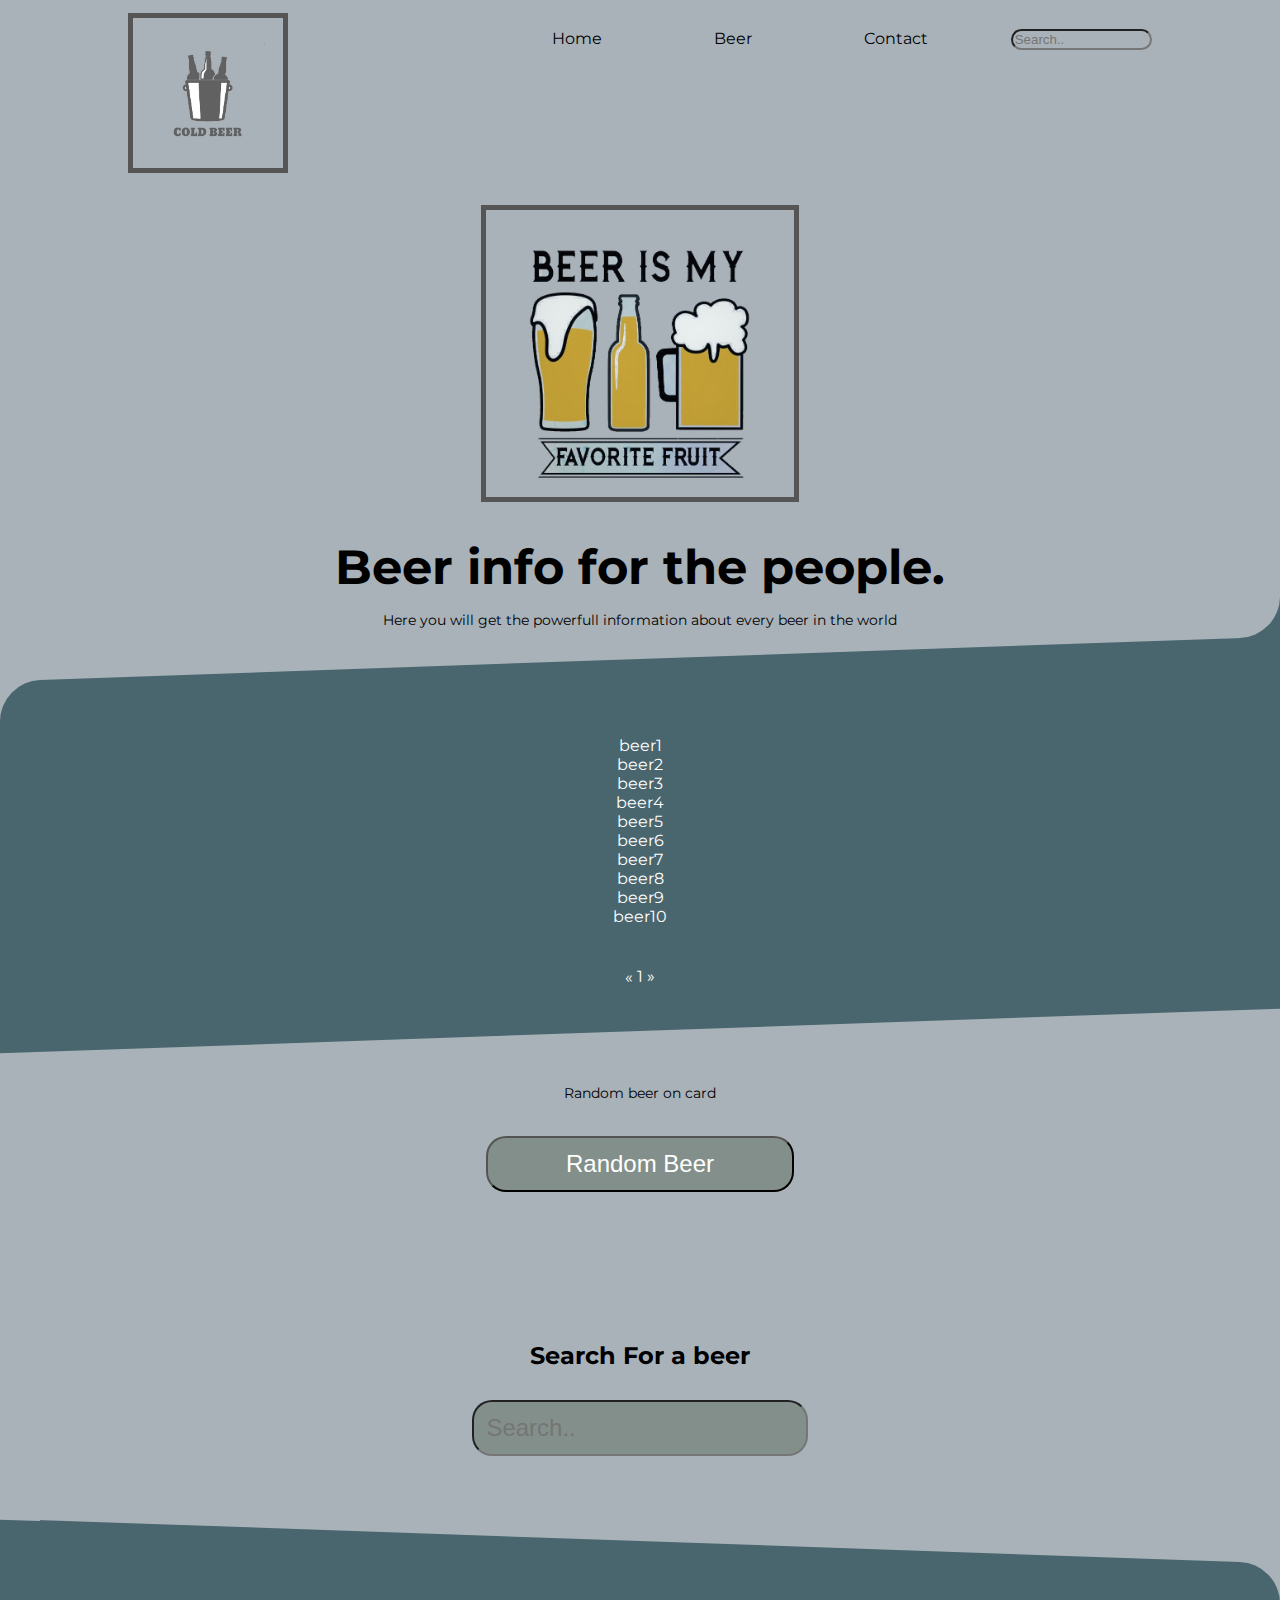
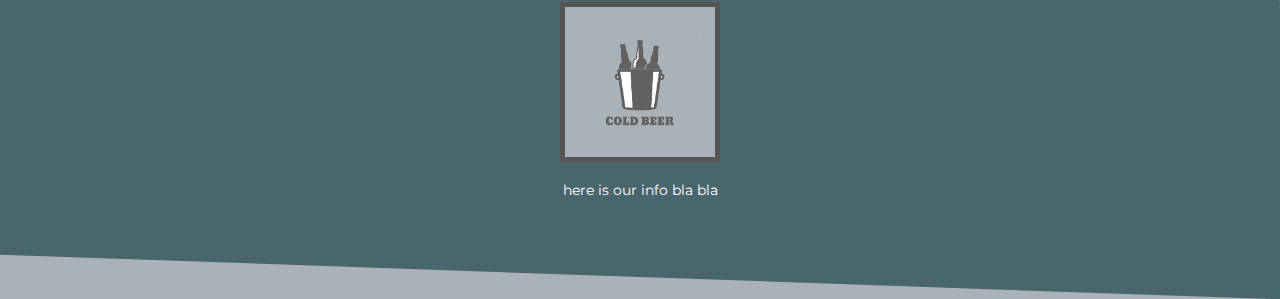
<file: beer/index.html>
<!DOCTYPE html>
<html lang="en">

<head>
    <meta charset="UTF-8">
    <meta name="viewport" content="width=device-width, initial-scale=1.0">
    <script src="script.js" defer></script>
    <link rel="stylesheet" href="style.css">
    <script src="script.js" defer></script>
    <title>Wiki Beer</title>
</head>

<body>
    <div class="container">
        <header>
            <img src="logo.jpg" alt="logo" class="logo">
            <nav>
                <a href="#" class="hide-desktop">
                    <img src="ham.svg" alt="toggle menu" class="menu" id="menu">
                </a>

                <ul class="show-desktop hide-mobile" id="nav">
                    <li id="exit" class="exit-btn hide-desktop">
                        <img src="exit.svg" alt="exit menu">
                    </li>
                    <li><a href="index.html" class="link1">Home</a></li>
                    <li><a href="beer.html">Beer</a></li>
                    <li><a href="#">Contact</a></li>

                    <input type="text" name="search" placeholder="Search.." class="search1" results="0">
                    </li>
                </ul>
            </nav>
        </header>
        <section>
            <img src="beer.jpg" alt="header" class="headerimg">
            <h1>Beer info for the people.</h1>
            <p class="welcome-txt">Here you will get the powerfull information about every beer in the world</p>
        </section>
    </div>
    <div class="blue-container">
        <div class="container">
            <ul>
                <li>beer1</li>

                <li>beer2</li>

                <li>beer3</li>

                <li>beer4</li>

                <li>beer5</li>

                <li>beer6</li>

                <li>beer7</li>

                <li>beer8</li>

                <li>beer9</li>

                <li>beer10</li>

            </ul>
            <div class="pagination">
                <a id="previousBtn">&laquo;</a>
                <a id="padination_text">1</a>
                <a id="nextBtn">&raquo;</a>
            </div>
        </div>
    </div>
    <div class="gray-container">
        <div class="container">

            <p>Random beer on card</p>
            <button class="sbtn">Random Beer</button>

        </div>
    </div>
    <div class="container">
        <h2>Search For a beer</h2>
        <input type="text" name="search" placeholder="Search.." class="search">

    </div>
    <footer>
        <div class="footer">
            <div class="container">
                <a href="#">
                    <img src="logo.jpg" alt="logo" class="logo">
                </a>
                <p>here is our info bla bla</p>
            </div>
        </div>
    </footer>
</body>

</html>
</file>
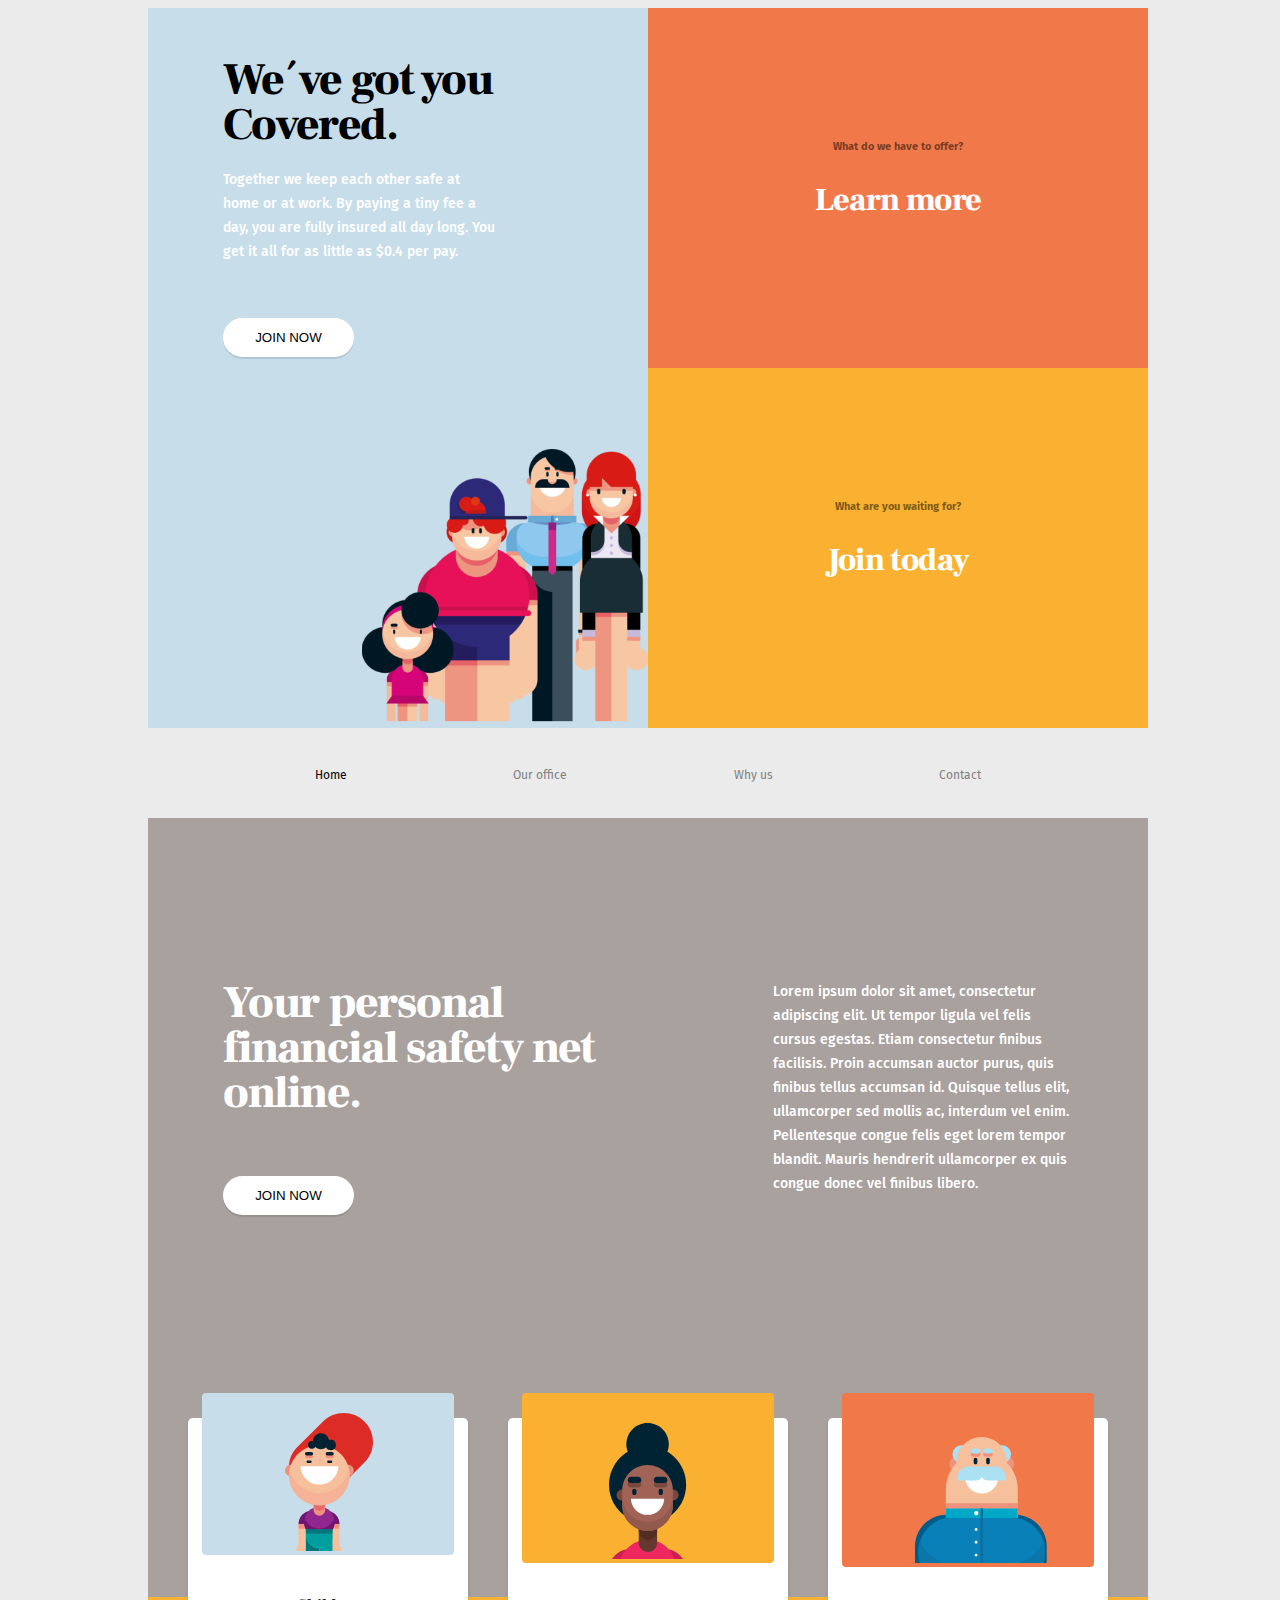
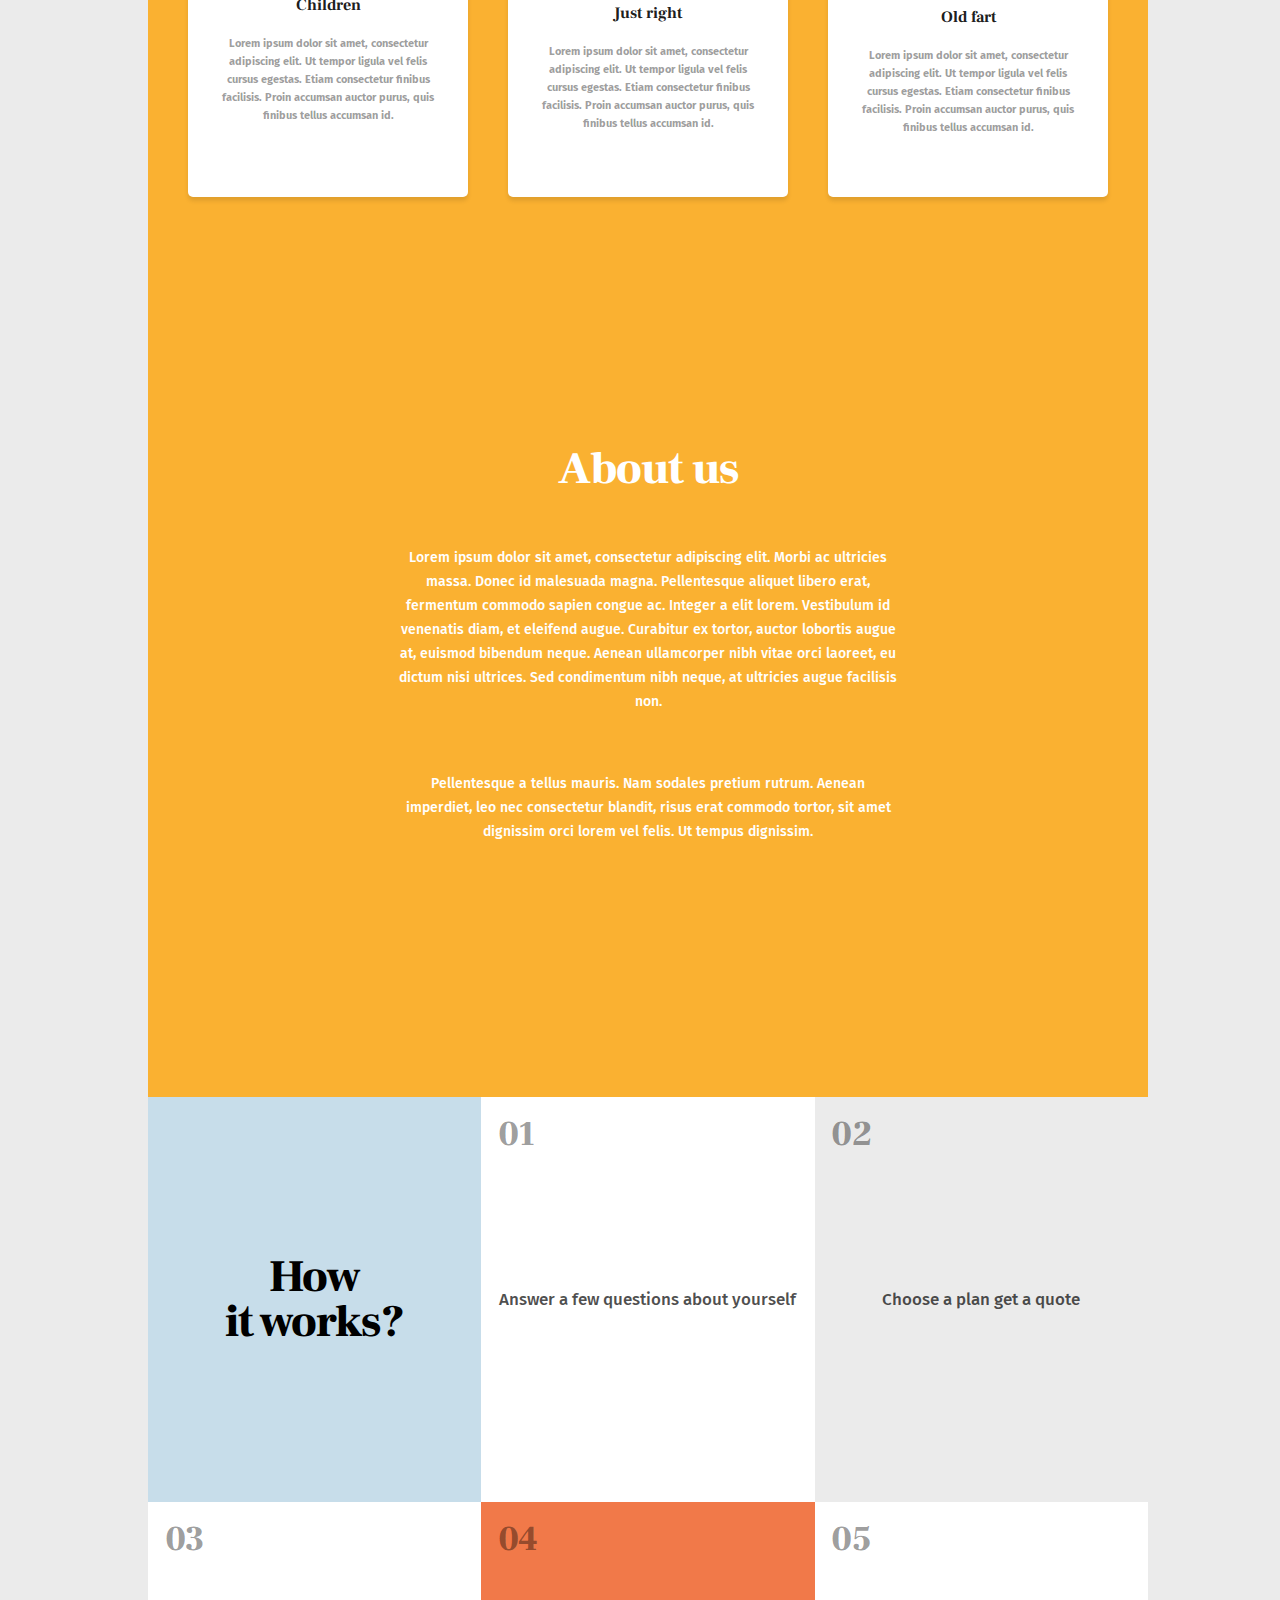
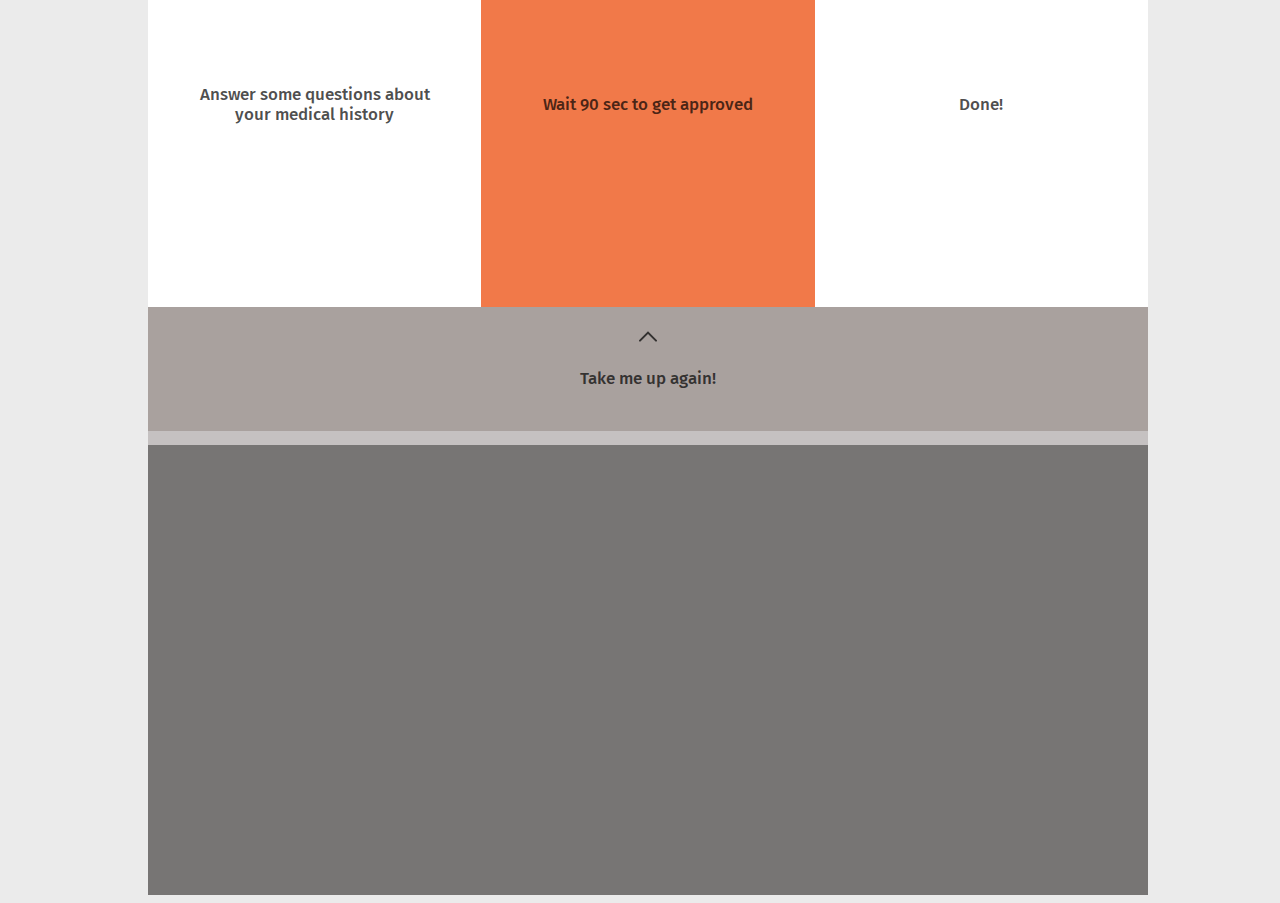
<file: project hemsida/index.html>
<!DOCTYPE html>
<html lang="en">
<head>
    <meta charset="UTF-8">
    <meta name="viewport" content="width=device-width, initial-scale=1.0">
    <title>Insurance Grid</title>
    <link href="https://fonts.googleapis.com/css2?family=Fira+Sans:wght@500;700&display=swap" rel="stylesheet">
    <link href="https://fonts.googleapis.com/css2?family=Frank+Ruhl+Libre:wght@900&display=swap" rel="stylesheet">
    <link rel="stylesheet" href="style.css">

</head>
<body>
    <div class="wrapper">
    <div class="header" id="start">
        <div class="main">
            <div>
                    <div class="main-content">
                    <h1>We´ve got you Covered.</h1>
                    <p>Together we keep each other safe at home or at work. By paying a tiny fee a day, you are fully insured  all day long. You get it all for as little as <span>$0.4 per pay.</span></p>
                    <button class="btn"><a href="#">JOIN NOW</a></button>
                    </div>
            </div>
        </div>
        <div class="aside">
            <div class="aside-content">
                <p>What do we have to offer?</p>
                <h2>Learn more</h2>
            </div>
        </div>
        <div class="side">
            <div class="side-content">
                <p>What are you waiting for?</p>
                <h2>Join today</h2>
            </div>
        </div>
    </div>
    <nav>
        <li><a href="#" class="active">Home</a> </li>
        <li><a href="#">Our office</a> </li>
        <li><a href="#">Why us</a> </li>
        <li><a href="contact.html">Contact</a> </li>
    </nav>
    <section class="cta">
        <div class="cta-heading">
            <h1>Your personal financial safety net online.</h1>
            <button class="btn"><a href="#">JOIN NOW</a></button>
        </div>
        <div class="cta-txt">
            <p>Lorem ipsum dolor sit amet, consectetur adipiscing elit. Ut tempor ligula vel felis cursus egestas. Etiam consectetur finibus facilisis. Proin accumsan auctor purus, quis finibus tellus accumsan id. Quisque tellus elit, ullamcorper sed mollis ac, interdum vel enim. Pellentesque congue felis eget lorem tempor blandit. Mauris hendrerit ullamcorper ex quis congue donec vel finibus libero. </p>
        </div>
    </section>
    <div class="cards">
        <div class="card">
            <div class="rectangle blue">
            <img src="img/children.svg" alt="children">
            </div>
            <h3 class="title">Children</h3>
            <p class="cards-description">Lorem ipsum dolor sit amet, consectetur adipiscing elit. Ut tempor ligula vel felis cursus egestas. Etiam consectetur finibus facilisis. Proin accumsan auctor purus, quis finibus tellus accumsan id.</p>
        </div>
        <div class="card">
            <div class="rectangle orange">
                <img src="img/young.svg" alt="young">
            </div>
            <h3 class="title">Just right</h3>
            <p class="cards-description">Lorem ipsum dolor sit amet, consectetur adipiscing elit. Ut tempor ligula vel felis cursus egestas. Etiam consectetur finibus facilisis. Proin accumsan auctor purus, quis finibus tellus accumsan id.</p>
        </div>
        <div class="card">
            <div class="rectangle somered">
                <img src="img/old.svg" alt="old">
            </div>
            <h3 class="title">Old fart</h3>
            <p class="cards-description">Lorem ipsum dolor sit amet, consectetur adipiscing elit. Ut tempor ligula vel felis cursus egestas. Etiam consectetur finibus facilisis. Proin accumsan auctor purus, quis finibus tellus accumsan id.</p>
        </div>
    </div>
    <div class="about-us">
        <h1>About us</h1>
        <p>Lorem ipsum dolor sit amet, consectetur adipiscing elit. Morbi ac ultricies massa. Donec id malesuada magna. Pellentesque aliquet libero erat, fermentum commodo sapien congue ac. Integer a elit lorem. Vestibulum id venenatis diam, et eleifend augue. Curabitur ex tortor, auctor lobortis augue at, euismod bibendum neque. Aenean ullamcorper nibh vitae orci laoreet, eu dictum nisi ultrices. Sed condimentum nibh neque, at ultricies augue facilisis non.</p>
        <p> Pellentesque a tellus mauris. Nam sodales pretium rutrum. Aenean imperdiet, leo nec consectetur blandit, risus erat commodo tortor, sit amet dignissim orci lorem vel felis. Ut tempus dignissim.</p>
    </div>

    <div class="works">
        <div class="box blue">
            <h1>How <br> it works?</h1>
        </div>
        <div class="box white">
            <span>01</span>
            <h4>Answer a few questions about yourself</h4>
        </div>
        <div class="box grey">
            <span>02</span>
            <h4>Choose a plan get a quote</h4>
        </div>
        <div class="box white">
            <span>03</span>
            <h4>Answer some questions about <br> your medical history</h4>
        </div>
        <div class="box orange">
            <span>04</span>
            <h4>Wait 90 sec to get approved</h4>
        </div>
        <div class="box white">
            <span>05</span>
            <h4>Done!</h4>
        </div>
    </div>
    
    <div class="backtotop">
        <a href="#start">
        <img src="img/Vector.svg" alt="back-top">
        </a>
        <h4>Take me up again!</h4>
    </div>

    <div class="footer">
        <p></p>
    </div>
</div>
</body>
</html>
</file>
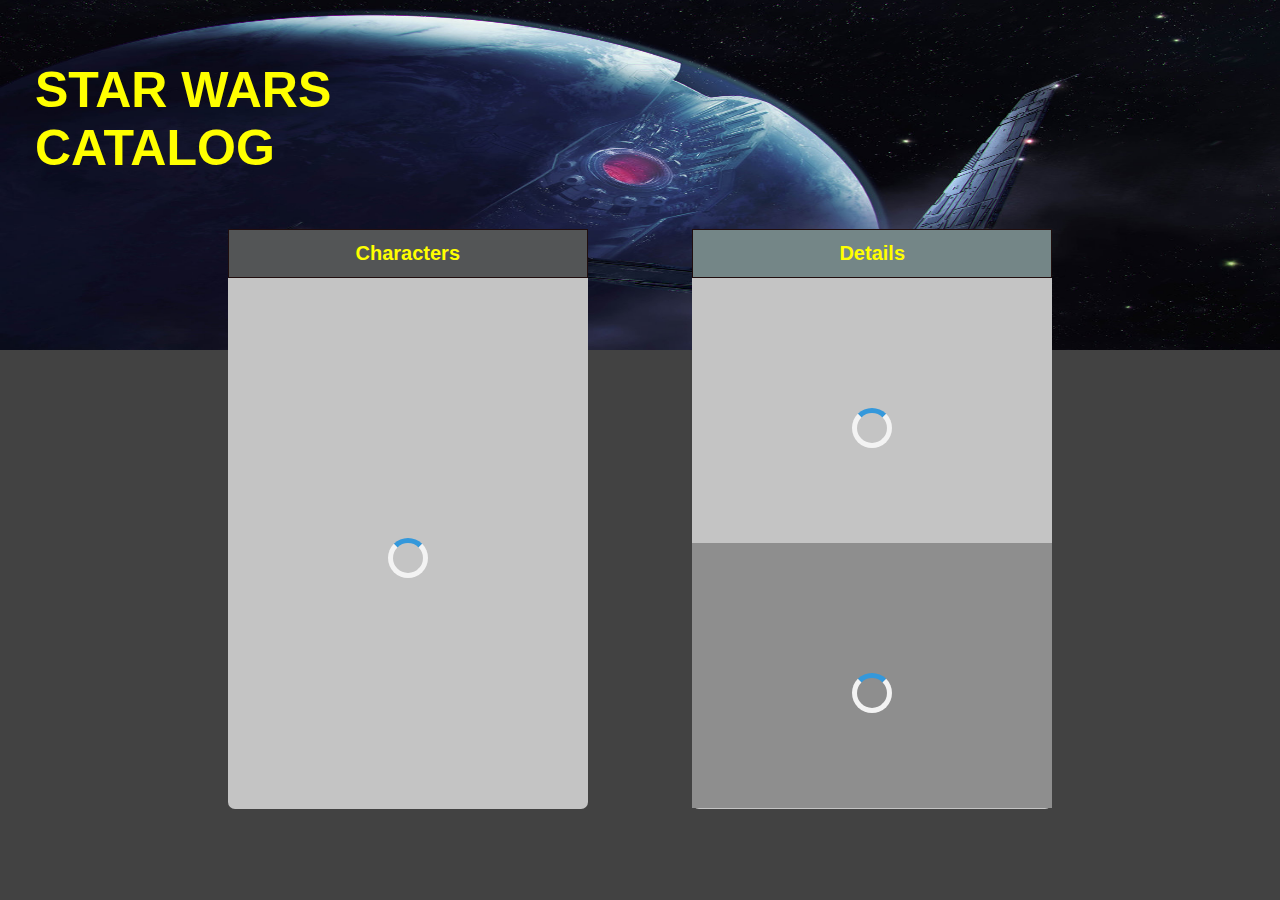
<file: starwars/index.html>
<!DOCTYPE html>
<html lang="en">
<head>
<meta charset="utf-8">
<meta name="viewport" content="width=device-width, initial-scale=1, maximum-scale=1, user-scalable=no">
<link rel="stylesheet" href="stylesheet.css">
<script src="script.js" defer></script> 
</head>

<body class="home_image_one">
  <h1 style="color: yellow; padding: 27px; font-size: 50px;">
	STAR WARS <br> CATALOG
  </h1>
  <div id="wrapper">
	<div id="child">
	<div id="one" class="box">
		<div class="listGroup">
        <a style="font-weight: 600; font-size: 20px; text-align: center;background-color: #535556; color: yellow;"  
		class="list-Group-Item list-Group-Item-action active">
          Characters
        </a>
		<div id= "charactersDiv" style="display: none;">
			<table id= "tableData" class="tableContent">
				<tbody id = "table_data">
									
				</tbody>
			</table>
			<div class="pagination">
			  <a id = "previousBtn">&laquo;</a>
			  <a id = "padination_text">1</a>
			  <a id = "nextBtn" >&raquo;</a>
			</div>
		</div>
		<div id= "loader" class="loader"></div>
		</div>
	</div>
	<div id="two" class="box">
		<div class="listGroup">
        <a style="font-weight: 600; font-size: 20px; text-align: center;background-color: #748687; color: yellow;"  class="list-Group-Item list-Group-Item-action active">
          Details
        </a>
			
			<div style = "height: 265px;">
				<div id="DetailsDiv" style="display: none;">
					<h2 id ="character_name">Name</h2>
					<p id ="details">Name</p>
				</div>
				<div id= "loader1" style=" margin-top: 130px;" class="loader"></div>
			</div>
			<div style = "height: 265px; background-color: #8e8e8e;">
				<div id="PlanetDiv" style="display: none;">
					<h2 id = "planet_name">Name</h2>
					<p id = "planet_details">Name</p>
				</div>
				<div id= "loader2" style=" margin-top: 130px;" class="loader"></div>
			</div>
			
		</div>
	</div>
	</div>
  </div>
</body>
<body>
</html>
</file>
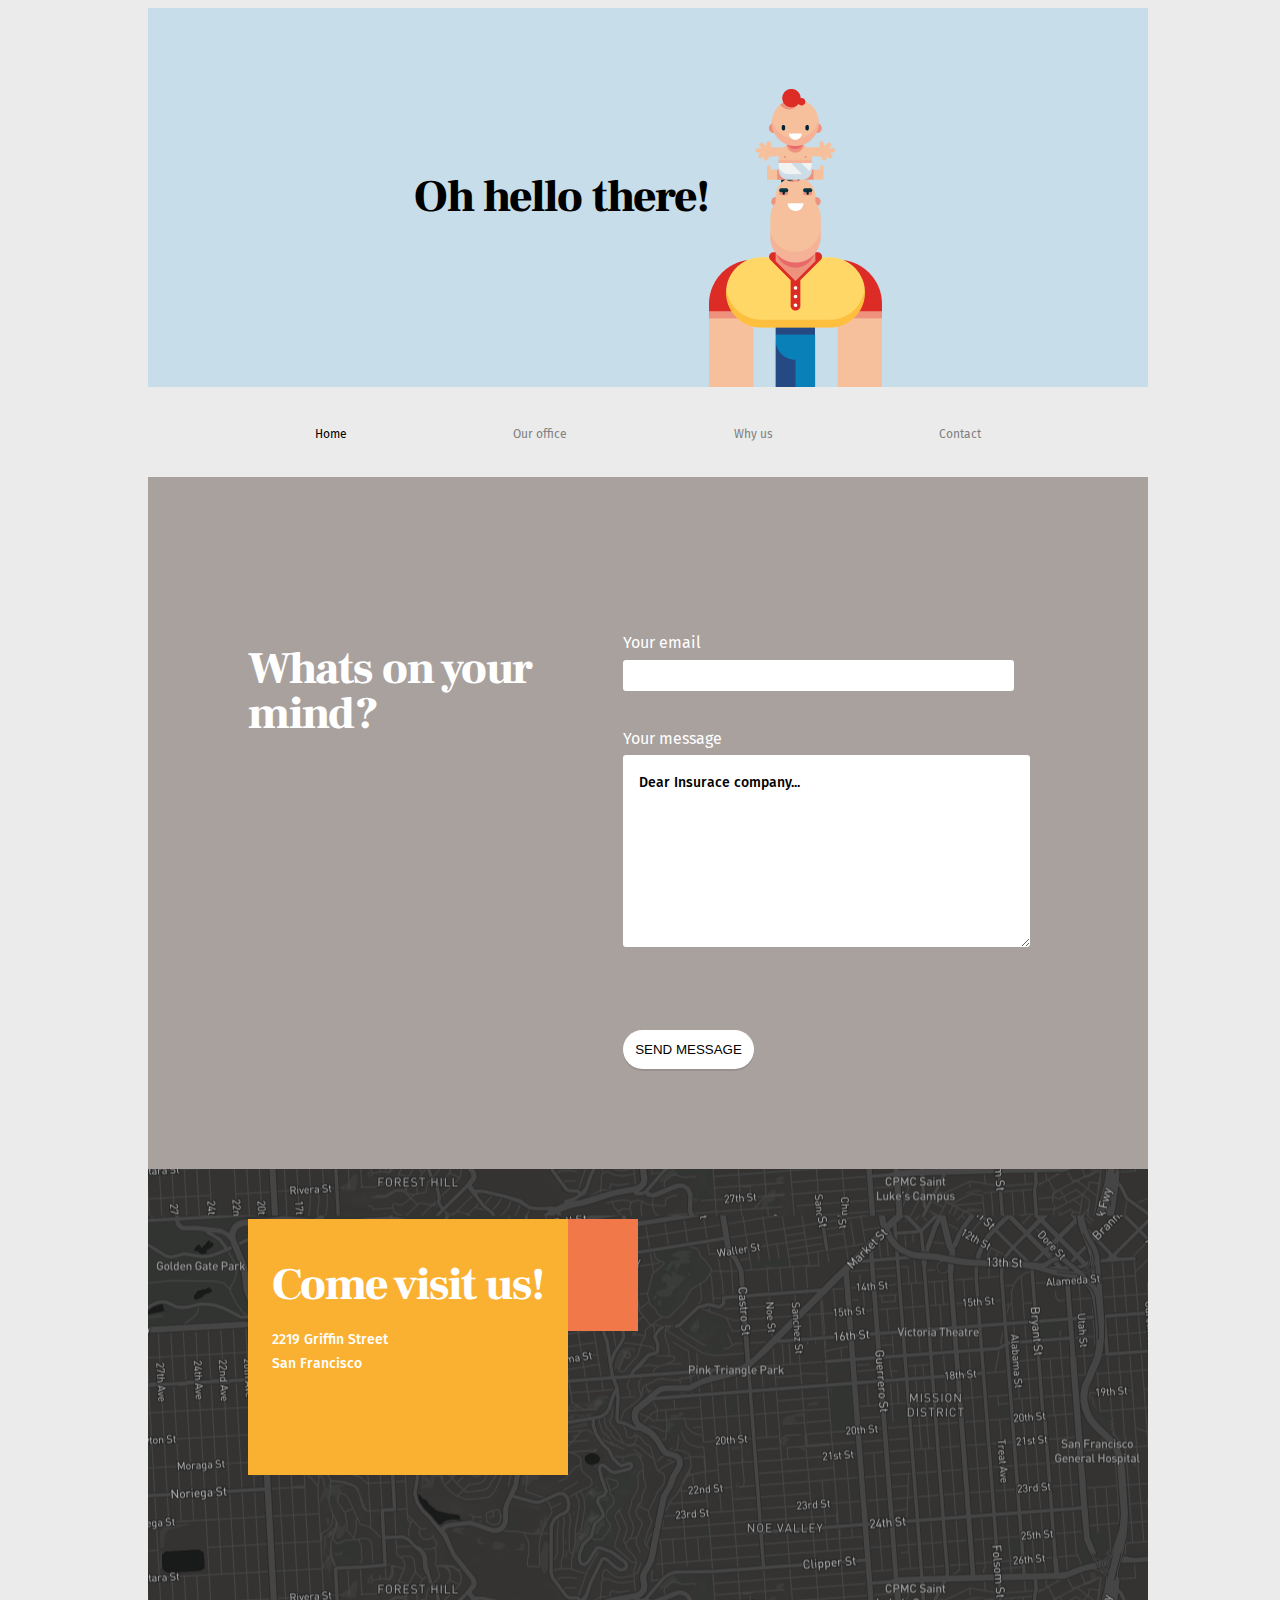
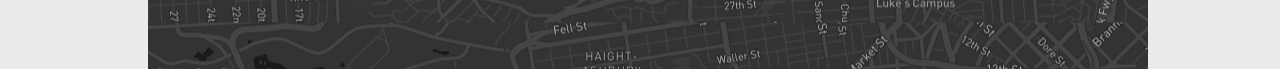
<file: project hemsida/contact.html>
<!DOCTYPE html>
<html lang="en">

<head>
    <meta charset="UTF-8">
    <meta name="viewport" content="width=device-width, initial-scale=1.0">
    <title>Insurance Grid</title>
    <link href="https://fonts.googleapis.com/css2?family=Fira+Sans:wght@500;700&display=swap" rel="stylesheet">
    <link href="https://fonts.googleapis.com/css2?family=Frank+Ruhl+Libre:wght@900&display=swap" rel="stylesheet">
    <link rel="stylesheet" href="style.css">

</head>

<body>
    <div class="wrapper">
        <div class="header-contact" id="start">
            <div class="contact-main">
                <h1>Oh hello there!</h1>
                <img class="contact-img" src="img/Frame.png" alt="happy toddler family">
            </div>
        </div>
        <nav>
            <li><a href="index.html" class="active">Home</a> </li>
            <li><a href="#">Our office</a> </li>
            <li><a href="#">Why us</a> </li>
            <li><a href="#">Contact</a> </li>
        </nav>
        <section class="contact">
            <div class="cont-left">
                <h1 class="contacth1">Whats on your mind?</h1>
            </div>
            <div class="cont-form">
                <form>
                    <label for="Email">Your email</label><br>
                    <input class="email" type="text"><br><br>
                    <label for="message">Your message</label><br>
                    <textarea class="textarea">Dear Insurace company...</textarea><br><br>
                    <input type="submit" class="btn sub-btn" value="SEND MESSAGE">
                </form>
            </div>

        </section>


        <div class="footer">
            <div class="map">
                <div class="visit-us">
                    <h1> Come visit us!</h1>
                    <p>2219 Griffin Street<br>San Francisco</p>

                </div>

                <svg class="marker" width="70" height="112" viewBox="0 0 70 112" fill="none" xmlns="http://www.w3.org/2000/svg">
                    <path d="M35 0C15.6715 0 0 15.668 0 35C0 40.4141 1.23047 45.5479 3.42825 50.1211C3.55119 50.381 35 112 35 112L66.1924 50.8867C68.626 46.1221 70 40.7216 70 35C70 15.668 54.332 0 35 0ZM35 56C23.4028 56 14 46.5938 14 35C14 23.4062 23.4028 14 35 14C46.5938 14 56 23.4062 56 35C56 46.5938 46.5938 56 35 56Z" fill="#F17949"/>
                </svg>

            </div>
        </div>
    </div>
</body>

</html>
</file>
<file: beer/style.css>
@import url('https://fonts.googleapis.com/css?family=Montserrat:400,600');
body {
    margin: 0;
    background: #A9B2B9;
    font-family: 'Montserrat', 'sans-seriaf';
}

p {
    font-size: .9em;
    line-height: 1.5em;
}

ul {
    text-align: center;
    list-style-type: none;
    margin: 0;
    padding: 0;
}

.container {
    text-align: center;
    padding: .8em 1.2em;
}

.logo {
    width: 150px;
    height: 150px;
}

header {
    display: flex;
    justify-content: space-between;
}

.show-desktop li {
    text-align: center;
    padding-right: 3em;
}

.hide-mobile {
    display: none
}

.menu {
    width: 25px;
    margin-top: 45%;
    text-align: center;
}

.headerimg {
    width: 70%;
    margin: 2em;
}

img {
    border: 5px solid #555;
}

h1,
.subhead {
    position: relative;
    z-index: 3;
}

.subhead {
    font-size: 1.1em;
}

.blue-container {
    width: 100%;
    background: #49666e;
    color: white;
    margin-top: 15%;
    padding: 4em 0 2em;
    border-top-left-radius: 40px;
    transform: skewY(-2deg);
}

.blue-container:after {
    content: "";
    width: 80px;
    height: 80px;
    background-color: #A9B2B9;
    top: -80px;
    position: absolute;
    right: 0;
    border-radius: 50%;
    z-index: -1;
}

.blue-container:before {
    content: "";
    width: 40px;
    height: 40px;
    background-color: #49666e;
    position: absolute;
    top: -39px;
    right: 0;
    z-index: -2;
}

.blue-container ul {
    transform: skewY(+2deg);
}

.blue-container ul li {
    margin-bottom: 3em;
}

.blue-container ul li p {
    padding: 0 .5em;
}

.gray-container {
    padding: 4em 0 2em;
    margin-top: -3%;
}

.sbtn {
    background: #838f8a;
    width: calc(100% - 1em);
    display: block;
    color: #FFF;
    border-radius: 20px;
    padding: .5em;
    text-decoration: none;
    font-size: 1.5em;
    margin: 3% auto 7%;
}

.search {
    background: #838f8a;
    width: calc(100% - 1em);
    display: block;
    color: #FFF;
    border-radius: 20px;
    padding: .5em;
    text-decoration: none;
    font-size: 1.5em;
    margin: 3% auto 7%;
    position: relative;
    z-index: 4;
}

.search1 {
    background: #A9B2B9;
    width: 10em;
    color: black;
    border-radius: 1em;
    text-decoration: none;
    z-index: 4;
    margin: 1.2em 0 0 5em;
}

.footer {
    width: 100%;
    background: #49666e;
    color: white;
    padding: 3em 0;
    border-top-right-radius: 40px;
    transform: skewY(2deg);
}

.footer .container {
    transform: skewY(-2deg);
}

.footer:before {
    content: "";
    width: 40px;
    height: 40px;
    background-color: #A9B2B9;
    position: absolute;
    top: -39px;
    left: 0;
    z-index: -2;
}

.footer:after {
    content: "";
    width: 80px;
    height: 80px;
    background-color: #A9B2B9;
    position: absolute;
    z-index: -1;
    top: -80px;
    left: 0;
    border-radius: 50%;
}

nav ul {
    position: fixed;
    width: 60%;
    top: 0;
    right: 0;
    text-align: left;
    background: rgb(36, 41, 44);
    height: 100%;
    z-index: 6;
    padding-top: 3em;
}

nav ul li a {
    color: white;
    text-decoration: none;
    display: block;
    width: 100%;
    padding: 1em 2em;
    background-color: rgb(52, 59, 63);
}

nav ul li a:hover {
    background-color: rgb(65, 73, 78);
}

.exit-btn {
    margin-bottom: 1em;
    margin-top: -1.3em;
    text-align: right;
    padding: 0 1.4em;
}

.exit-btn img {
    width: 15px;
    cursor: pointer;
}

@media only screen and (min-width: 650px) {
    .sbtn {
        width: 30%;
    }
    .search {
        width: 30%;
    }
    .headerimg {
        width: 30%;
    }
    h1 {
        font-size: 3em;
        margin: 0;
    }
    .subhead {
        font-size: 1.4em;
        margin-bottom: 12%;
    }
    .blue-container {
        margin: 0;
    }
    .blue-container ul {
        display: grid;
        margin-top: -1em;
    }
    .blue-container ul li {
        margin-bottom: 0;
    }
    .blue-container ul li p {
        padding: 0 .8em;
    }
    .gray-container ul {
        display: flex;
    }
    nav ul {
        width: 40%;
    }
}

@media only screen and (min-width: 875px) {
    .sbtn {
        width: 30%;
    }
    .search {
        width: 30%;
    }
    .subhead {
        margin-bottom: 15%;
    }
    .blue-container ul {
        margin: 0 0 4% 0;
    }
    .gray-container ul {
        margin: 4% 0 0;
    }
}

@media only screen and (min-width: 1024px) {
    .sbtn {
        width: 30%;
    }
    .search {
        width: 30%;
    }
    .container {
        width: 80%;
        margin: 0 auto;
    }
    .show-desktop {
        display: block;
        margin: 0 auto 13% auto;
    }
    .hide-desktop {
        display: none;
    }
    nav ul {
        position: inherit;
        width: auto;
        background: none;
        height: auto;
        display: flex;
        padding-top: 0;
    }
    nav ul li {
        float: left;
    }
    nav ul li a {
        color: black;
        background-color: inherit;
        text-align: right;
        padding: 1em 2em;
    }
    nav ul li a:hover {
        background-color: inherit;
    }
}

@media only screen and (min-width: 1600px) {
    .headerimg {
        width: 40%;
    }
    .container {
        width: 70%;
    }
    .blue-container {
        padding: 7em 0 2em;
    }
    .blue-container ul li,
    p {
        font-size: 1.3em;
    }
    .gray-container {
        padding: 6em 0 4em;
    }
    h2 {
        margin-top: 4em;
    }
    .blue-container img {
        width: 15%;
    }
}
</file>
<file: project hemsida/style.css>
* general stylings */ * {
    margin: 0;
    padding: 0;
    box-sizing: border-box;
}

p {
    font-family: Fira Sans;
    font-style: normal;
    font-weight: 500;
    font-size: 14px;
    line-height: 24px;
    color: rgba(0, 0, 0, 0.6);
}

a,
a:active {
    color: #000000;
    text-decoration: none;
}

li {
    list-style: none;
}

h2 {
    font-family: Frank Ruhl Libre;
    font-style: normal;
    font-weight: 900;
    font-size: 32px;
    line-height: 41px;
    text-align: center;
    letter-spacing: -0.02em;
    color: #FFFFFF;
}

body {
    font-family: 'Fira Sans', sans-serif;
    height: 100%;
    width: 100%;
    background: #EBEBEB;
    scroll-behavior: smooth;
}


/* main area stylings */

.wrapper {
    max-width: 1000px;
    margin: 0 auto;
    background: #C5C1C1;
    /* padding: 0 10%; */
}

.header {
    height: 80vh;
    display: grid;
    grid-template-columns: repeat(12, 1fr);
    grid-template-rows: repeat(2, 1fr);
    grid-auto-rows: 200px;
}

.main {
    background: #C7DDEA;
    grid-column: 1 / 7;
    grid-row: 1 /-1;
    background-image: url(img/2.svg);
    background-repeat: no-repeat;
    background-position: bottom right;
    /* display: grid;
    justify-content: center;
    align-items: center; */
}

.aside {
    background: #F17949;
    grid-column: 7 / -1;
    display: grid;
    justify-content: center;
    align-items: center;
}

.side {
    background: #FAB131;
    grid-column: 7 / -1;
    display: grid;
    justify-content: center;
    align-items: center;
}

.main-content {
    margin: 10% auto 10% 15%;
    max-width: 55%;
}

h1 {
    margin: 20px 0;
    font-family: Frank Ruhl Libre;
    font-style: normal;
    font-weight: 900;
    font-size: 45px;
    line-height: 100%;
    letter-spacing: -0.02em;
    color: #000000;
}

.main-content p span {
    color: #FFFFFF;
}

.btn {
    border: none;
    text-decoration: none;
    margin-top: 40px;
    width: 131px;
    height: 39px;
    background: #FFFFFF;
    box-shadow: 0px 2px 0px rgba(0, 0, 0, 0.1);
    border-radius: 100px;
}

.aside p,
.side p {
    text-align: center;
    font-weight: bold;
    font-size: 11px;
    line-height: 13px;
    color: rgba(0, 0, 0, 0.5);
}


/* styling for navbar */

nav {
    height: 10vh;
    display: flex;
    justify-content: space-evenly;
    align-items: center;
    background: #EBEBEB;
}

nav li a {
    font-size: 12px;
    color: grey;
}

a:hover {
    color: black;
}

nav li a.active {
    color: black;
}

.cta {
    height: 60vh;
    background: #A9A19E;
    display: flex;
    justify-content: space-around;
    align-items: center;
}

.cta-heading {
    max-width: 40%;
}

.cta-txt {
    max-width: 30%;
}

.cta-heading h1 {
    color: #FFFFFF;
}


/* styling for cards */

.cards {
    padding-top: 6%;
    display: flex;
    text-align: center;
    background: #A9A19E;
    justify-content: space-evenly;
}

.card {
    max-width: 28%;
    background: #FFFFFF;
    box-shadow: 0px 4px 4px rgba(0, 0, 0, 0.1);
    border-radius: 5px;
    margin-bottom: -200px;
}

.rectangle {
    padding-top: 20px;
    width: 90%;
    margin: -25px auto 40px auto;
    background-color: #C7DDEA;
    border-radius: 4px;
}

.rectangle.orange {
    background: #FAB131;
    padding-top: 30px;
}

.rectangle.somered {
    background: #F17949;
}

.title {
    font-family: Frank Ruhl Libre;
    font-style: normal;
    font-weight: bold;
    font-size: 16px;
    line-height: 20px;
    color: rgba(0, 0, 0, 0.9);
    margin-bottom: 2%;
}

.card p.cards-description {
    margin-bottom: 60px;
    margin: 20px auto 60px auto;
    max-width: 80%;
    font-family: Fira Sans;
    font-style: normal;
    font-weight: bold;
    font-size: 11px;
    line-height: 18px;
    text-align: center;
    color: rgba(0, 0, 0, 0.4);
}

.about-us {
    height: 100vh;
    background: #FAB131;
    display: flex;
    flex-direction: column;
    justify-content: center;
    align-content: center;
    align-items: baseline;
    align-items: center;
    text-align: center;
    padding-top: 200px;
}

.about-us p {
    max-width: 50%;
    padding: 20px 0 10px 0;
}

.about-us h1 {
    color: #FFFFFF;
}


/* styling for bottom how it works boxes */

.works {
    display: grid;
    grid-template-columns: repeat(3, 1fr);
    grid-auto-rows: 45vh;
}

.box span {
    position: absolute;
    /* top: 0; */
    /* left: 0; */
}

.box {
    position: relative;
    display: flex;
    justify-content: center;
    align-items: center;
    padding: 2%;
}

.box span {
    position: absolute;
    top: 5%;
    left: 5%;
    font-family: Frank Ruhl Libre;
    font-style: normal;
    font-weight: 900;
    font-size: 35px;
    line-height: 100%;
    letter-spacing: -0.02em;
    color: rgba(0, 0, 0, 0.4);
}

.box.blue {
    background: #C7DDEA;
}

.box h1,
h4 {
    text-align: center;
}

.box.white {
    background: #FFFFFF;
}

.box.grey {
    background: #EBEBEB;
}

.box.orange {
    background: #F17949;
}

h4 {
    font-family: Fira Sans;
    font-style: normal;
    font-weight: 500;
    font-size: 17px;
    line-height: 20px;
    color: rgba(0, 0, 0, 0.7);
}


/* back to top section */

.backtotop {
    background: #A9A19E;
    padding: 20px;
    text-align: center;
}

.backtotop {
    text-align: center;
}

.footer {
    background: #777574;
    height: 50vh;
}


/* responsive media queries starts here */

@media (max-width:768px) {
    * {
        max-width: 100% !important;
        margin: 0 !important;
        padding: 0;
    }
    .header {
        display: block;
        height: 150vh;
    }
    .main {
        height: 90vh;
        background-position: bottom;
    }
    .main-content {
        margin-top: 20vh;
        padding: 20% 10%;
    }
    button.btn {
        margin-top: 40px !important;
    }
    .aside {
        height: 30vh;
    }
    .side {
        height: 30vh;
    }
    nav {
        display: none;
    }
    .cta {
        display: block;
        padding: 10%;
        height: 90vh;
    }
    .cta-txt {
        padding-top: 10%;
    }
    .cta-heading .btn {
        display: none;
    }
    .cards {
        height: 190vh;
        flex-direction: column;
        padding: 40% 15%;
    }
    .card {
        margin: 20px auto 40px auto !important;
    }
    .rectangle {
        margin: -25px auto 40px auto !important;
    }
    .title {
        margin-bottom: 2% !important;
    }
    .card p.cards-description {
        margin: 20px auto 60px auto !important;
    }
    .about-us {
        padding-top: 20%;
        height: 90vh;
        padding: 10%;
    }
    .works {
        display: block;
    }
    .box {
        height: 40vh;
    }
    .backtotop {
        display: none;
    }
    .footer {
        height: 30vh;
    }
}


/* contact page */

.contact-main {
    width: 100%;
    background: #C7DDEA;
    background-repeat: no-repeat;
    background-position: bottom right;
    display: flex;
    align-items: center;
    justify-content: center;
}

.contact-img {
    margin: 5rem 0 0 0;
    flex: right;
    align-self: flex-end;
    justify-self: flex-end;
}

.contact {
    padding: 15% 15% 10% 10%;
    display: grid;
    grid-template-columns: 1fr 1fr;
    color: white !important;
    background-color: #A9A19E;
    flex-direction: row;
    flex-wrap: wrap;
}

.cont-left {
    padding-right: 10%;
}

.contacth1 {
    color: white !important;
}

.email {
    width: 100%;
    padding: 0.5rem;
    border-radius: 3px;
    border-style: none;
}

.cont-form {
    width: 100%;
    line-height: 2;
    flex-wrap: wrap;
}

.textarea {
    width: 100%;
    height: 10rem;
    padding: 1rem;
    font-family: Fira Sans;
    font-style: normal;
    font-weight: 500;
    font-size: 14px;
    line-height: 24px;
    color: rgb(0, 0, 0);
    border-style: none;
    border-radius: 3px;
}

.sub-btn {
    display: flex;
    flex: right;
}

.map {
    background-image: url(img/Rectangle.png);
    background-position: center center;
    background-size: auto;
    height: 100%;
    display: flex;
    padding: 5% 0 0 10%;
}

.visit-us {
    padding: 1.5rem;
    background: #FAB131;
    max-height: 13rem;
}

.visit-us h1,
p {
    color: white;
}

.marker {
    /* Vector */
    display: flex;
    align-items: center;
    justify-content: center;
    left: 47.57%;
    right: 47.57%;
    top: 40.91%;
    bottom: 54.97%;
    background: #F17949;
}
</file>
<file: starwars/stylesheet.css>
*{
		font-family: Arial, Helvetica, sans-serif;
	}
	.home_image_one {
		background: url("background.png"), #424242;
	    background-repeat: no-repeat, no-repeat;
		background-position: center top, center bottom;
		background-size: 100% 350px;
	}


    #wrapper{
		width: 100%;
		height: 100%;
		text-align: center;
		margin: 0 auto;
		position: absolute;
		left: 0;
		right: 0;
		top: 0;
		bottom: 0;
		margin: auto;
		
	}
	#child{
		margin-top: 14%;
	}
	.box{
		width: 360px;
		height: 580px;
		background-color: #c4c4c4;
		border-radius: 7px;
		display: inline-block;
		margin: 50px;
	}
	
	.paging-nav{
		text-align: center;
	}
	
	.table_row:hover
	{
		background-color:#444444;
	}
	.table_row{
		text-align: left;
		color: rgb(32, 14, 14);
	}
	h2{
		text-align: left;
		color: rgb(32, 14, 14);
		padding: 5px;
		padding-left: 10px;
	}
	
	p{
		text-align: left;
		color: rgb(32, 14, 14);
		padding: 5px;
		padding-left: 10px;
	}
	.table-striped tbody tr:nth-of-type(odd)
	{
		background-color: #8e8e8e;
	}
	.table td, .table th{
		border-top: #828181;
	}
	.tr:nth-of-type(odd):hover
	{
		background-color:#444444;
	}
	
	
	.pagination {
		width: 100px;
		margin: 0 auto;
		display: block;

	}

	.pagination a {
	  color: black;
	  float: left;
	  padding: 3px 8px;
	  text-decoration: none;
	}

	.pagination a.active {
	  color: white;
	}

	.pagination a:hover:not(.active) {background-color: #ddd;}
	
	.loader {
	  margin: 0 auto;
	  margin-top: 260px;
	  border: 5px solid #f3f3f3;
	  border-radius: 50%;
	  border-top: 5px solid #3498db;
	  width: 30px;
	  height: 30px;
	  -webkit-animation: spin s linear infinite;
	  animation: spin 1s linear infinite;
	}

	@-webkit-keyframes spin {
	  0% { -webkit-transform: rotate(0deg); }
	  100% { -webkit-transform: rotate(360deg); }
	}

	@keyframes spin {
	  0% { transform: rotate(0deg); }
	  100% { transform: rotate(360deg); }
	}
	
	.listGroup{
		    display: flex;
			-ms-flex-direction: column;
			flex-direction: column;
			padding-left: 0;
			margin-bottom: 0;
			border-radius: .25rem;
	}
	.list-Group-Item{
		position: relative;
		display: block;
		padding: .75rem 1.25rem;
		background-color: #fff;
		border: 1px solid rgb(32, 14, 14);;
	}
	.list-Group-Item.active{

		z-index: 2;
		color: #fff;
		border-color:rgb(32, 14, 14);
	}
	.list-Group-Item-action {
		color: #495057;
		text-align: inherit;
	}
	.tableContent {
		width: 100%;
		margin-bottom: 1rem;
		color: #212529;
	}
	table {
		display: table;
		border-collapse: collapse;
		box-sizing: border-box;
		border-spacing: 2px;
		border-color: grey;
	}
	tr:nth-child(even) {
	  background-color: #828181;
	}
	tr 
	{
		display: table-row;
		vertical-align: inherit;
		border-color: inherit;
		height: 48px;
	}
	td
	{
		padding: 14px;
	}
</file>
